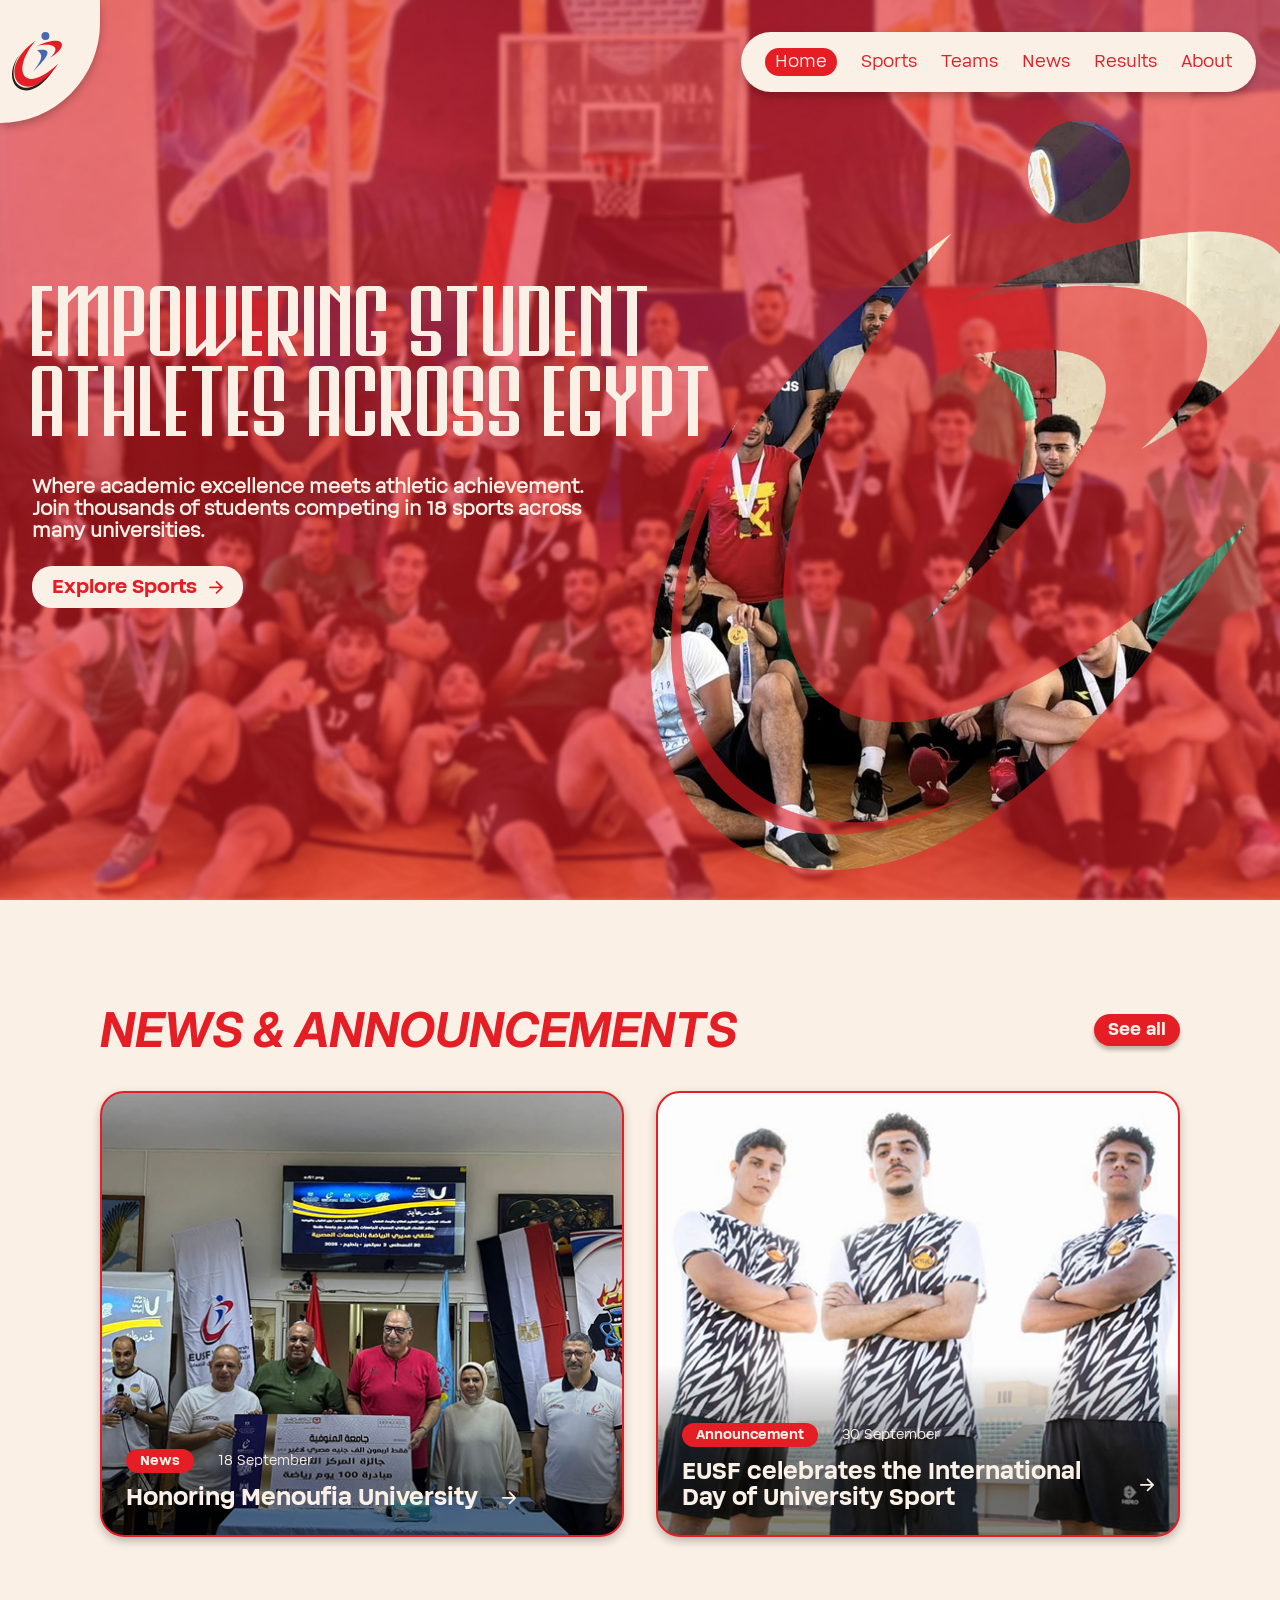
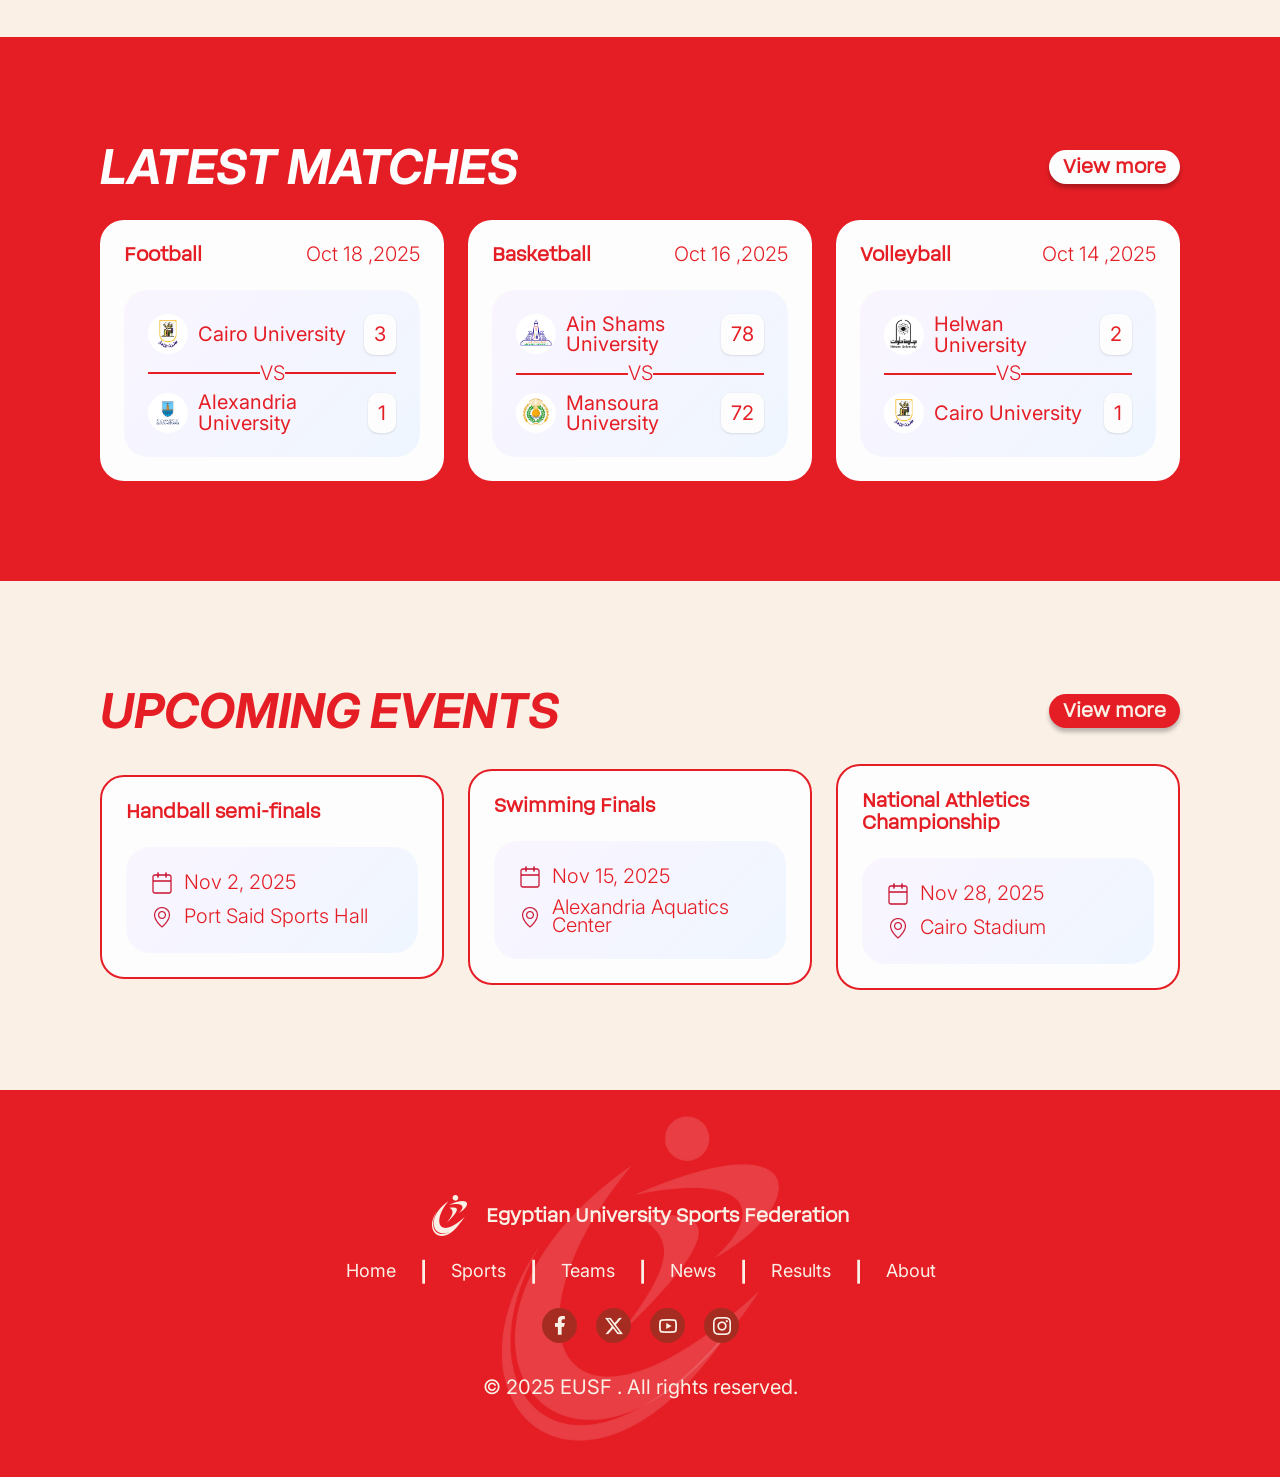
<file: index.html>
<!DOCTYPE html>
<html lang="en">
<head>
    <meta charset="UTF-8">
    <meta name="viewport" content="width=device-width, initial-scale=1.0">
    <title>EUSF - Home</title>
    <link rel="stylesheet" href="style.css">
    <link rel="preconnect" href="https://fonts.googleapis.com">
    <link rel="preconnect" href="https://fonts.gstatic.com" crossorigin>
    <link rel="icon" type="image/x-icon" href="/imgs/header-logo.svg">
    <link href="https://fonts.googleapis.com/css2?family=Inter:ital,opsz,wght@0,14..32,100..900;1,14..32,100..900&display=swap" rel="stylesheet">
</head>
<body>
    <!-- jana's code -->
    <header>
        <a class="header-logo" href="#">
            <img src="imgs/header-logo.svg" alt="logo">
        </a>
        <nav>
            <ul>
                <li><a id="header1" class="active" href="index.html">Home</a></li>
                <li><a id="header2" href="sports.html">Sports</a></li>
                <li><a id="header3" href="teams.html">Teams</a></li>
                <li><a id="header4" href="#">News</a></li>
                <li><a id="header5" href="#">Results</a></li>
                <li><a id="header6" href="#">About</a></li>
            </ul>
        </nav>
    </header>
        <!-- jana's code -->
    <main>
        <!-- jana's code -->
        <section class="home-hero">
            <div class="home-hero-content">
                <h1 id="heroMain"></h1>
                <h6 id="heroText"></h6>
                <li class="home-hero-button">
                    <a id="heroButton" href="#"></a>
                    <div class="home-hero-arrow"></div>
                </li>
            </div>
        </section>
        <section class="home-news">
            <div class="home-news-header">
                <h2 id="homeNews-header"></h2>
                <button id="homeNews-btn"></button>
            </div>
            <div class="home-news-cards">
                <div class="home-news-card">
                    <div class="home-news-ind-cont">
                        <div id="homeNews_indicator" class="home-news-indicator"></div>
                        <span id="homeNewscard1"></span>
                    </div>
                    <div class="home-news-title">
                        <h5 id="homeNewstitle"></h5>
                        <img src="imgs/hero-arrow-hover.svg" alt="">
                    </div>
                </div>
                <div class="home-news-card2">
                    <div class="home-news-ind-cont">
                        <div id="homeNews_indicator2" class="home-news-indicator"></div>
                        <span id="homeNewscard2"></span>
                    </div>
                    <div class="home-news-title">
                        <h5 id="homeNewstitle2"></h5>
                        <img src="imgs/hero-arrow-hover.svg" alt="">
                    </div>
                </div>
            </div>
        </section>
        <!-- jana's code -->
        <!-- samia's code -->
    <section class="LM_maindiv">
        <div class="LM_div2">
            <div class="LM_div3 ">
                <h2 class="LM_h2" id="LM.title"></h2>
                <div class="LM_button ">
                    <h6 class="LM_buttontext" id="lM.button"></h6>
                </div>
            </div>
            <div class="LM_div4 ">
                <div class="LM_card">
                    <div class="LM_carddiv1">
                        <h6 class="LM_buttontext" id="LM_cardtext1"></h6>
                        <h6 class="LM_datetext " id="LM_cardtext2"></h6>
                    </div>
                    <div class="LM_carddiv">
                        <div class="LM_carddiv1">
                            <div class="LM_carddiv2 ">
                                <img class="LM-logos " src="imgs/logo1 png.png" alt="">
                                <h6 class="LM_text" id="LM_cardtext3"></h6>
                            </div>
                            <div class="LM_scorebox">
                                <h6 class="LM_text" id="LM_cardtext4"></h6>
                            </div>
                        </div>
                        <div class="vsdiv">
                            <div class="vsline"></div>
                            <h6 class="LM_datetext" id="LM_cardtext5"></h6>
                            <div class="vsline"></div>
                        </div>
                        <div class="LM_carddiv1">
                            <div class="LM_carddiv2 ">
                                <img class="LM-logos " src="imgs/Logo2 png.png" alt="">
                                <h6 class="LM_text" id="LM_cardtext6"></h6>
                            </div>
                            <div class="LM_scorebox">
                                <h6 class="LM_text" id="LM_cardtext7"></h6>
                            </div>
                        </div>
                    </div>
                </div>
                <div class="LM_card">
                    <div class="LM_carddiv1">
                        <h6 class="LM_buttontext" id="LM_cardtext8"></h6>
                        <h6 class="LM_datetext " id="LM_cardtext9"></h6>
                    </div>
                    <div class="LM_carddiv">
                        <div class="LM_carddiv1">
                            <div class="LM_carddiv2 ">
                                <img class="LM-logos " src="imgs/Logo3 png.png" alt="">
                                <h6 class="LM_text" id="LM_cardtext10"></h6>
                            </div>
                            <div class="LM_scorebox">
                                <h6 class="LM_text" id="LM_cardtext11"></h6>
                            </div>
                        </div>
                        <div class="vsdiv">
                            <div class="vsline"></div>
                            <h6 class="LM_datetext" id="LM_cardtext12"></h6>
                            <div class="vsline"></div>
                        </div>
                        <div class="LM_carddiv1">
                            <div class="LM_carddiv2 ">
                                <img class="LM-logos " src="imgs/Logo4 png.png" alt="">
                                <h6 class="LM_text" id="LM_cardtext13"></h6>
                            </div>
                            <div class="LM_scorebox">
                                <h6 class="LM_text" id="LM_cardtext14"></h6>
                            </div>
                        </div>
                    </div>
                </div>
                <div class="LM_card">
                    <div class="LM_carddiv1">
                        <h6 class="LM_buttontext" id="LM_cardtext15"></h6>
                        <h6 class="LM_datetext " id="LM_cardtext16"></h6>
                    </div>
                    <div class="LM_carddiv">
                        <div class="LM_carddiv1">
                            <div class="LM_carddiv2 ">
                                <img class="LM-logos " src="imgs/Logo5 png.png" alt="">
                                <h6 class="LM_text" id="LM_cardtext17"></h6>
                            </div>
                            <div class="LM_scorebox">
                                <h6 class="LM_text" id="LM_cardtext18"></h6>
                            </div>
                        </div>
                        <div class="vsdiv">
                            <div class="vsline"></div>
                            <h6 class="LM_datetext" id="LM_cardtext19"></h6>
                            <div class="vsline"></div>
                        </div>
                        <div class="LM_carddiv1">
                            <div class="LM_carddiv2 ">
                                <img class="LM-logos " src="imgs/logo1 png.png" alt="">
                                <h6 class="LM_text" id="LM_cardtext20"></h6>
                            </div>
                            <div class="LM_scorebox">
                                <h6 class="LM_text" id="LM_cardtext21"></h6>
                            </div>
                        </div>
                    </div>
                </div>
            </div>
        </div>
    </section>
    <!-- samia 's code -->
    <!-- samia 's code -->
    <section class="UC_maindiv">
        <div class="LM_div2">
            <div class="LM_div3">
                <h2 class="UC_title " id="UC_text1"></h2>
                <div class="UC_button">
                    <h6 id="UC_text2"></h6>
                </div>
            </div>
            <div class="LM_div4">
                <div class="UC_card">
                    <h6 class="LM_buttontext" id="UC_text3"></h6>
                    <div class="LM_carddiv">
                        <div class="UC_carddiv2">
                            <img class="UCicon " src="imgs/Calender.png" alt="">
                            <h6 class="LM_datetext " id="UC_text4"></h6>
                        </div>
                        <div class="UC_carddiv2">
                            <img class="UCicon " src="imgs/location.png" alt="">
                            <h6 class="LM_datetext " id="UC_text5"></h6>
                        </div>
                    </div>
                </div>
                <div class="UC_card">
                    <h6 class="LM_buttontext" id="UC_text6"></h6>
                    <div class="LM_carddiv">
                        <div class="UC_carddiv2">
                            <img class="UCicon " src="imgs/Calender.png" alt="">
                            <h6 class="LM_datetext " id="UC_text7"></h6>
                        </div>
                        <div class="UC_carddiv2">
                            <img class="UCicon " src="imgs/location.png" alt="">
                            <h6 class="LM_datetext " id="UC_text8"></h6>
                        </div>
                    </div>
                </div>
                <div class="UC_card">
                    <h6 class="LM_buttontext" id="UC_text9"></h6>
                    <div class="LM_carddiv">
                        <div class="UC_carddiv2">
                            <img class="UCicon " src="imgs/Calender.png" alt="">
                            <h6 class="LM_datetext " id="UC_text10"></h6>
                        </div>
                        <div class="UC_carddiv2">
                            <img class="UCicon " src="imgs/location.png" alt="">
                            <h6 class="LM_datetext " id="UC_text11"></h6>
                        </div>
                    </div>
                </div>
            </div>
        </div>
    </section>
    <!-- samia 's code -->
    </main>

    <!-- samia's code -->
    <footer>
        <div class="footerdiv1">
            <div class="footerdiv2">
                <div class="footerdiv3">
                    <img class="footericon" src="imgs/whitelogo.png" alt="">
                    <h6 id="footertext1"></h6>
                </div>
                <div class="footerdiv4">
                    <nav>
                        <ul>
                            <a href="#" id="footernav1"></a>
                            <h6 id="footerdivider"></h6>
                            <a href="#" id="footernav2"></a>
                            <h6 id="footerdivider1"></h6>
                            <a href="teams.html" id="footernav3"></a>
                            <h6 id="footerdivider2"></h6>
                            <a href="#" id="footernav4"></a>
                            <h6 id="footerdivider3"></h6>
                            <a href="#" id="footernav5"></a>
                            <h6 id="footerdivider4"></h6>
                            <a href="#" id="footernav6"></a>
                        </ul>
                    </nav>
                </div>
                <div class="footerdiv3">
                    <div class="footercircle"> <img src="imgs/facebook.png" alt=""></div>
                    <div class="footercircle"> <img src="imgs/twitter.png" alt=""></div>
                    <div class="footercircle"> <img src="imgs/youtube.png" alt=""></div>
                    <div class="footercircle"> <img src="imgs/INSTAGRAM.png" alt=""></div>
                </div>
            </div>
            <h6 class="footernumber" id="copywrites1"></h6>
        </div>
    </footer>
    <!-- samia's code -->
    
    <script src="myScript.js"></script>
</body>
</html>
</file>
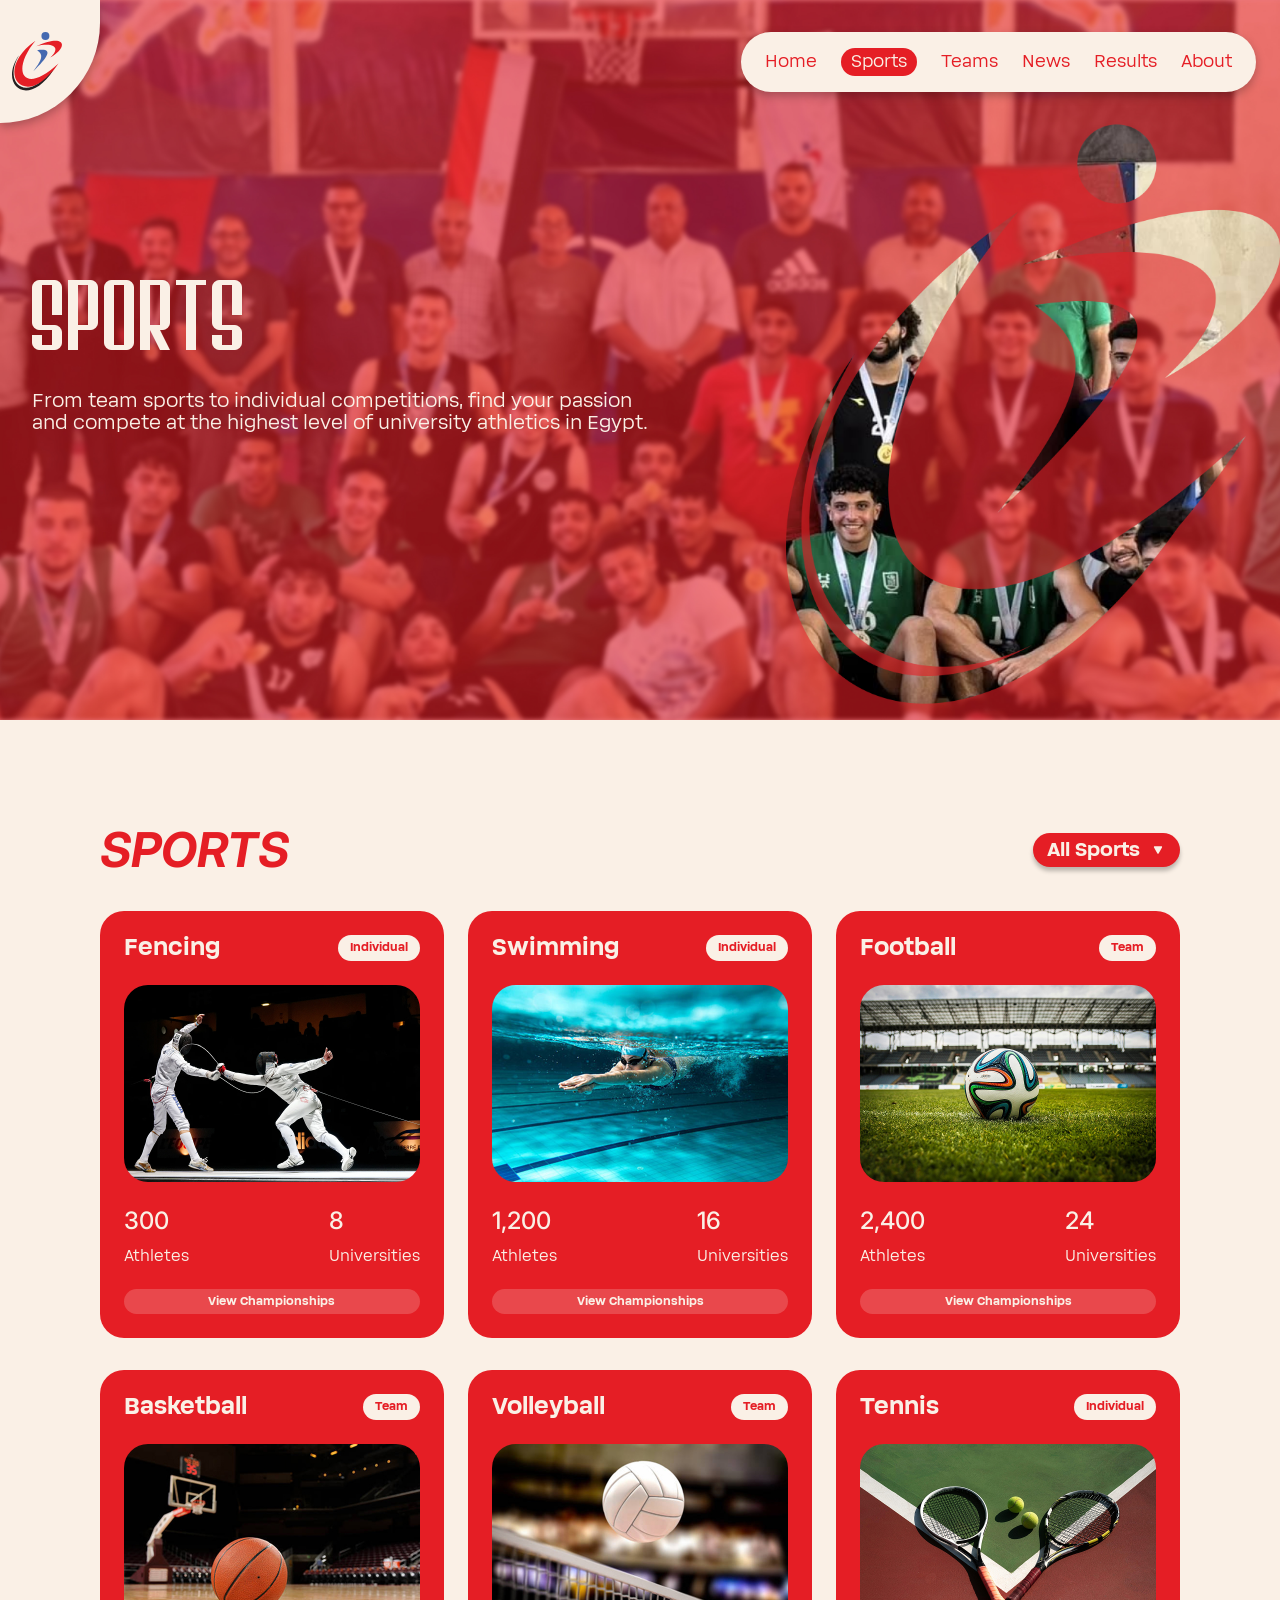
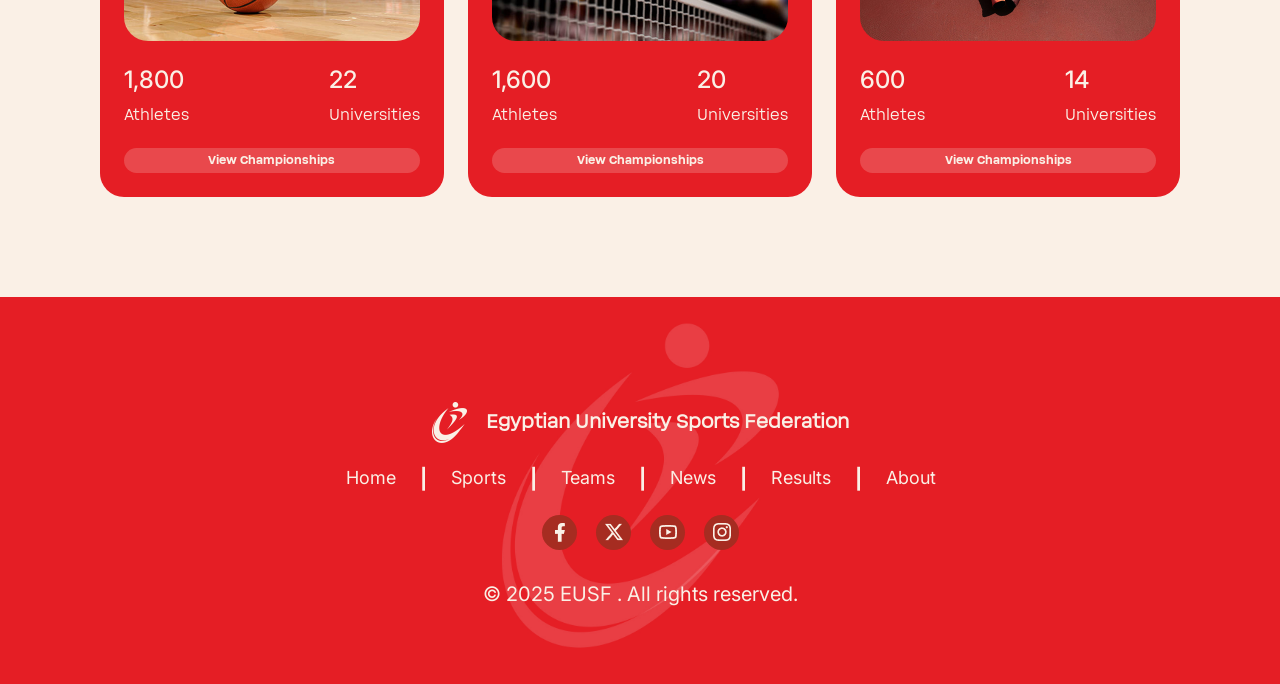
<file: sports.html>
<!DOCTYPE html>
<html lang="en">
<head>
    <meta charset="UTF-8">
    <meta name="viewport" content="width=device-width, initial-scale=1.0">
    <title>EUSF - Sports</title>
    <link rel="stylesheet" href="style.css">
    <link rel="preconnect" href="https://fonts.googleapis.com">
    <link rel="preconnect" href="https://fonts.gstatic.com" crossorigin>
    <link href="https://fonts.googleapis.com/css2?family=Inter:ital,opsz,wght@0,14..32,100..900;1,14..32,100..900&display=swap" rel="stylesheet">
</head>
<body>
    <!-- jana's code -->
     <header>
        <a class="header-logo" href="#">
            <img src="imgs/header-logo.svg" alt="logo">
        </a>
        <nav>
            <ul>
                <li><a id="header1" href="index.html"></a></li>
                <li><a id="header2" class="active" href="sports.html"></a></li>
                <li><a id="header3" href="teams.html"></a></li>
                <li><a id="header4" href="#"></a></li>
                <li><a id="header5" href="#"></a></li>
                <li><a id="header6" href="#"></a></li>
            </ul>
        </nav>
    </header>
    <!-- jana's code -->
    <!-- jana's code -->
    <main>
        <section class="sports-hero">
            <div class="sports-hero-content">
                <h1 id="sportsHeroMain"></h1>
                <h6 id="sportsHeroText"></h6>
            </div>
        </section>
        <section class="sports-sec1">
            <div class="sports-sec1-header">
                <h2 id="sportsSecHeader"></h2>
                <button class="sports-filter">
                    <h6 id="sportsFilter"></h6>
                    <img src="imgs/sports-arrow.svg" alt="">
                </button>
            </div>
            <div id="sportsRow1" class="sports-row"></div>
            <div id="sportsRow2" class="sports-row"></div>
        </section>
    </main>
    <!-- jana's code -->
    <!-- samia's code -->
    <footer>
        <div class="footerdiv1">
            <div class="footerdiv2">
                <div class="footerdiv3">
                    <img class="footericon" src="imgs/whitelogo.png" alt="">
                    <h6 id="footertext1"></h6>
                </div>
                <div class="footerdiv4">
                    <nav>
                        <ul>
                            <a href="#" id="footernav1"></a>
                            <h6 id="footerdivider"></h6>
                            <a href="#" id="footernav2"></a>
                            <h6 id="footerdivider1"></h6>
                            <a href="teams.html" id="footernav3"></a>
                            <h6 id="footerdivider2"></h6>
                            <a href="#" id="footernav4"></a>
                            <h6 id="footerdivider3"></h6>
                            <a href="#" id="footernav5"></a>
                            <h6 id="footerdivider4"></h6>
                            <a href="#" id="footernav6"></a>
                        </ul>
                    </nav>
                </div>
                <div class="footerdiv3">
                    <div class="footercircle"> <img src="imgs/facebook.png" alt=""></div>
                    <div class="footercircle"> <img src="imgs/twitter.png" alt=""></div>
                    <div class="footercircle"> <img src="imgs/youtube.png" alt=""></div>
                    <div class="footercircle"> <img src="imgs/INSTAGRAM.png" alt=""></div>
                </div>
            </div>
            <h6 class="footernumber" id="copywrites1"></h6>
        </div>
    </footer>
    <!-- samia's code -->
    <script src="sportscript.js"></script>
</body>
</html>
</file>
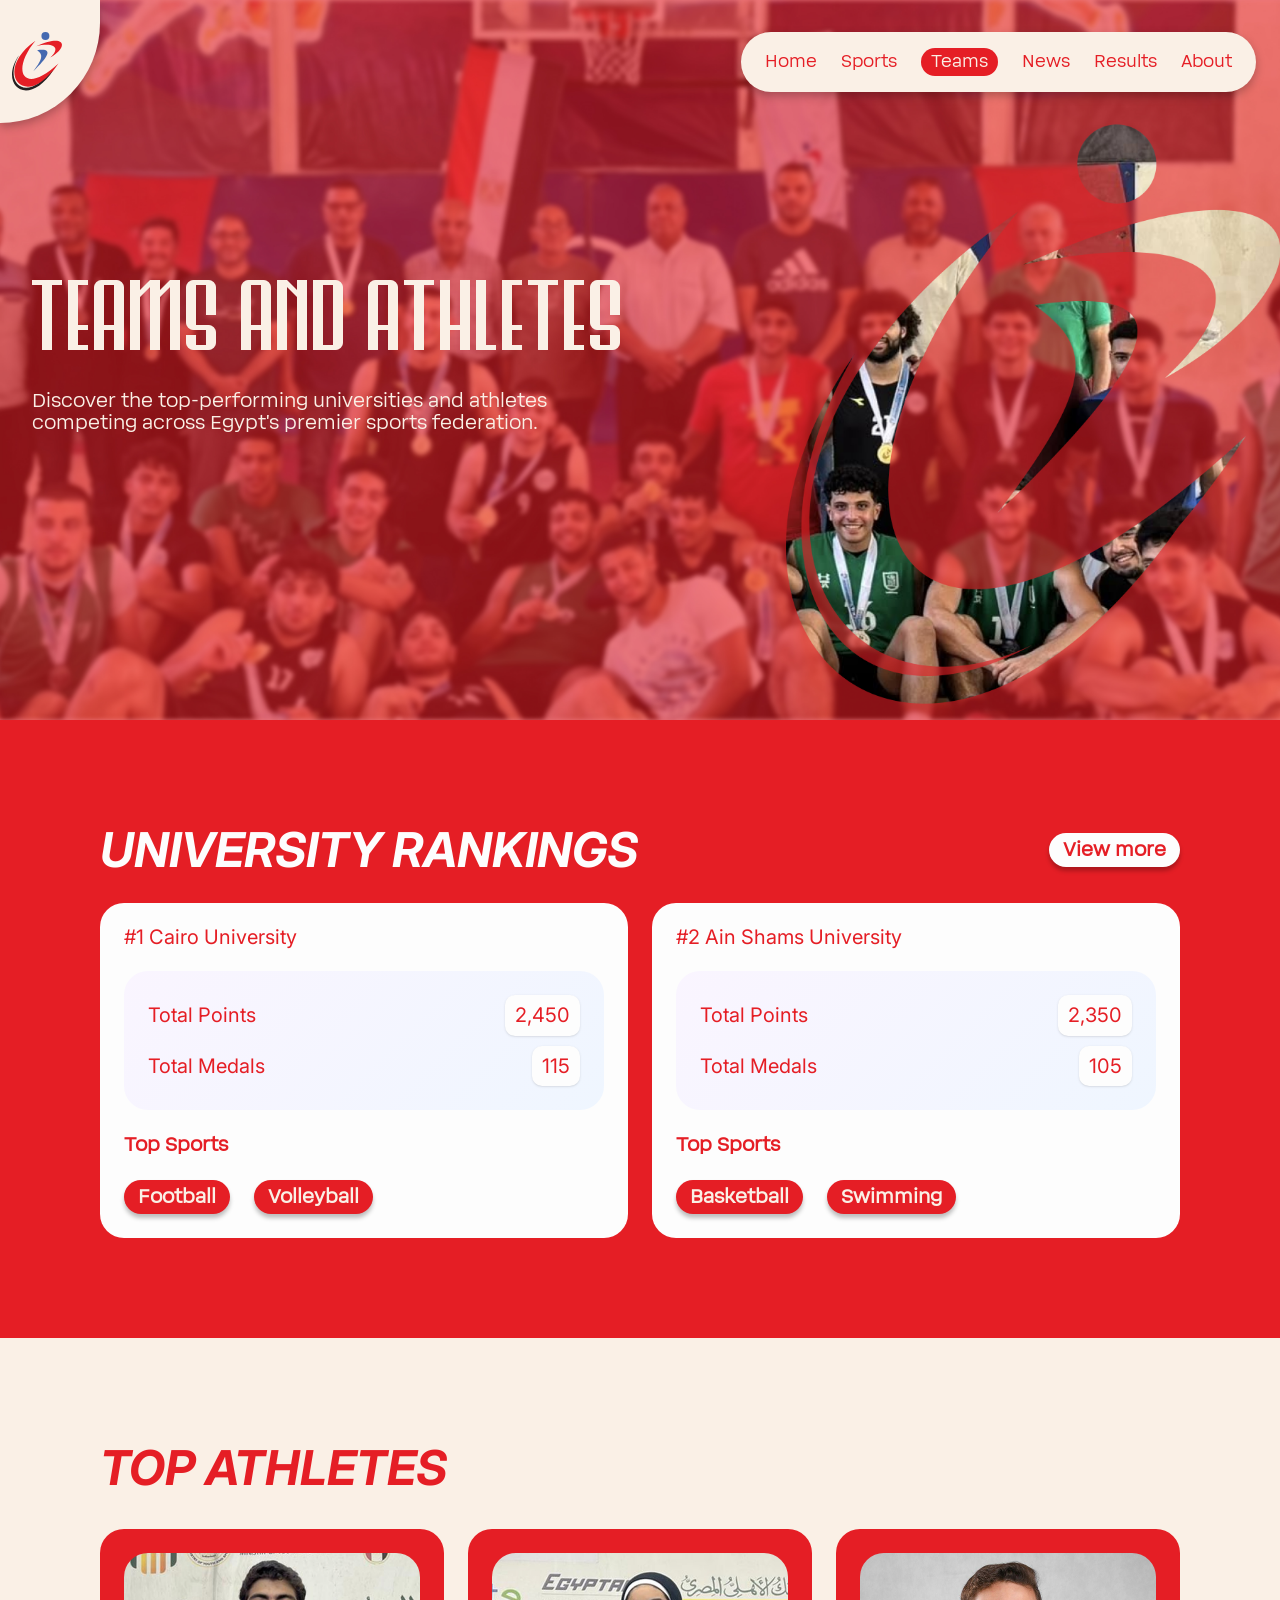
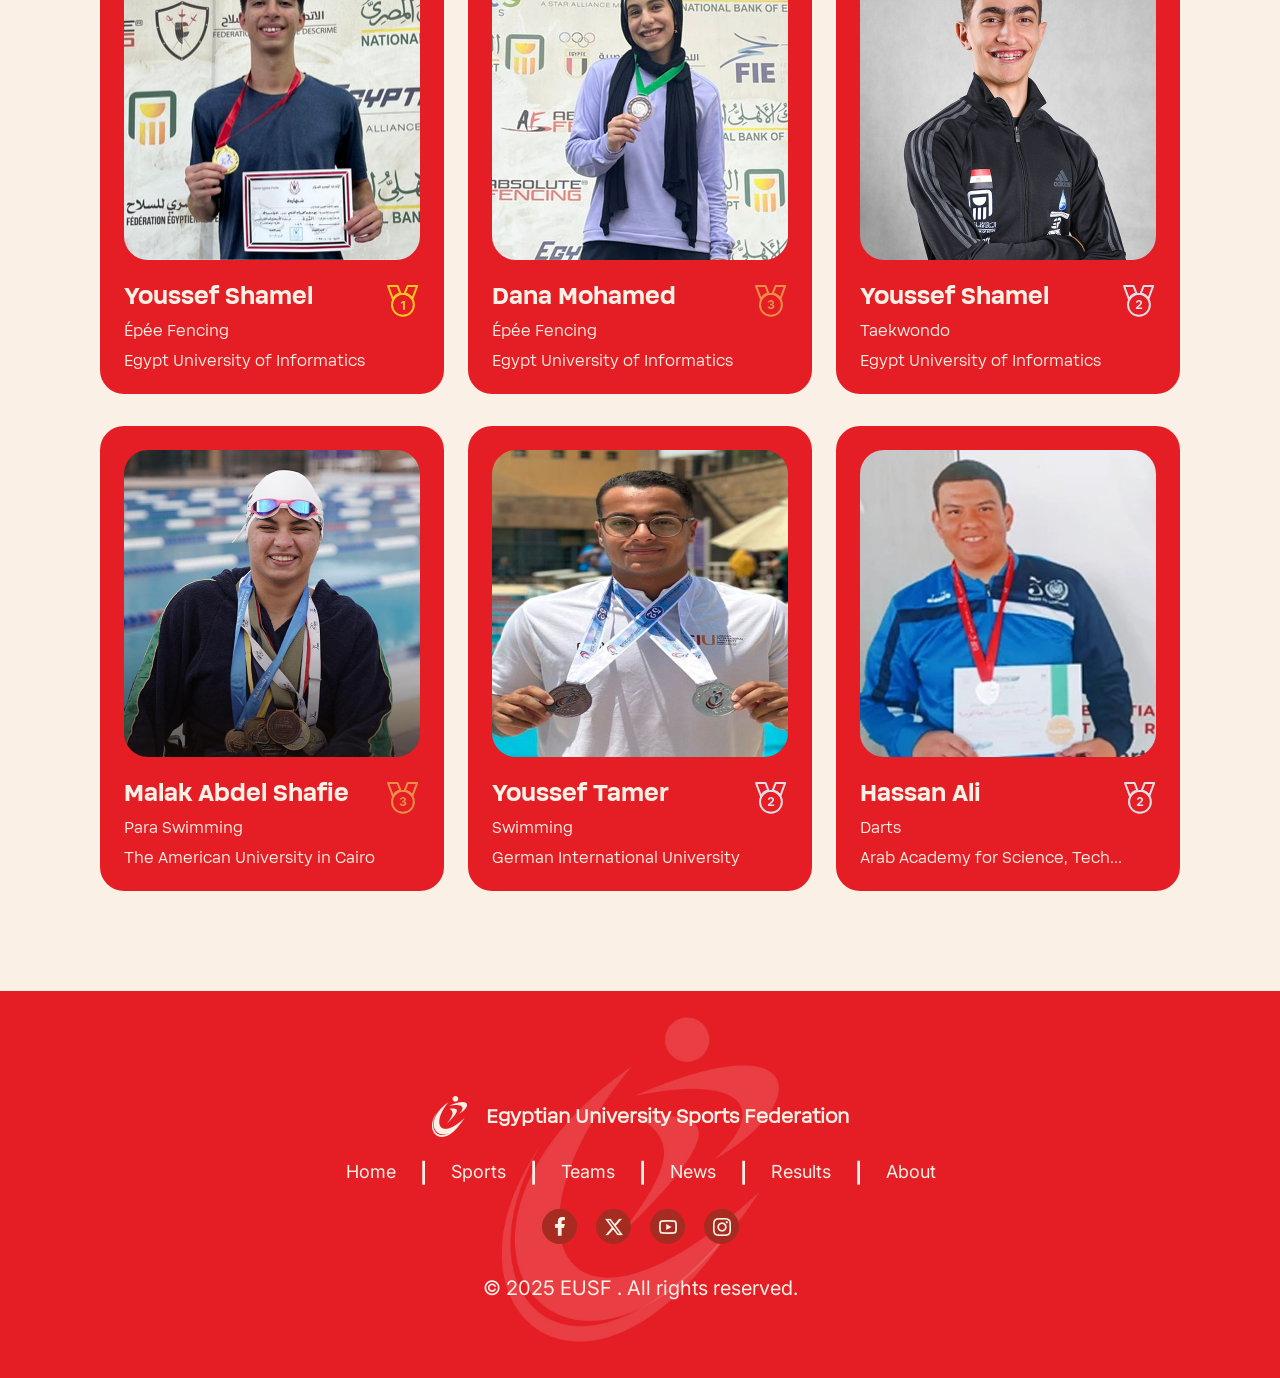
<file: teams.html>
<!DOCTYPE html>
<html lang="en">
<head>
    <meta charset="UTF-8">
    <meta name="viewport" content="width=device-width, initial-scale=1.0">
    <title>EUSF - Teams</title>
    <link rel="stylesheet" href="style.css">
    <link rel="preconnect" href="https://fonts.googleapis.com">
    <link rel="preconnect" href="https://fonts.gstatic.com" crossorigin>
    <link href="https://fonts.googleapis.com/css2?family=Inter:ital,opsz,wght@0,14..32,100..900;1,14..32,100..900&display=swap" rel="stylesheet">
</head>
<body>
    <!-- jana's code -->
    <header>
        <a class="header-logo" href="#">
            <img src="imgs/header-logo.svg" alt="logo">
        </a>
        <nav>
            <ul>
                <li><a id="header1" href="index.html"></a></li>
                <li><a id="header2" href="sports.html"></a></li>
                <li><a id="header3" class="active" href="teams.html"></a></li>
                <li><a id="header4" href="#"></a></li>
                <li><a id="header5" href="#"></a></li>
                <li><a id="header6" href="#"></a></li>
            </ul>
        </nav>
    </header>
    <main>
        <!-- jana's code -->
        <section class="teams-hero">
            <div class="teams-hero-content">
                <h1 id="teamsHeroMain"></h1>
                <h6 id="teamsHeroText"></h6>
            </div>
        </section>
        <!-- samia's code -->
        <section class="LM_maindiv">
            <div class="LM_div2">
                <div class="LM_div3 ">
                    <h2 class="LM_h2" id="Teamtext1"></h2>
                    <div class="LM_button">
                        <h6 class="LM_buttontext" id="Teamtext2"></h6>
                    </div>
                </div>
                <div class="LM_div4" id="rankingsrow">
                </div>
            </div>
        </section>
        <!-- samia's code -->
         <!-- jana's code -->
        <section class="teams-sec2">
            <h2 id="teamsSec2Header"></h2>
            <div id="athletesRow1" class="sports-row"></div>
            <div id="athletesRow2" class="sports-row"></div>
        </section>
    </main>
    <!-- jana's code -->
     <!-- samia's code -->
    <footer>
        <div class="footerdiv1">
            <div class="footerdiv2">
                <div class="footerdiv3">
                    <img class="footericon" src="imgs/whitelogo.png" alt="">
                    <h6 id="footertext1"></h6>
                </div>
                <div class="footerdiv4">
                    <nav>
                        <ul>
                            <a href="#" id="footernav1"></a>
                            <h6 id="footerdivider"></h6>
                            <a href="#" id="footernav2"></a>
                            <h6 id="footerdivider1"></h6>
                            <a href="teams.html" id="footernav3"></a>
                            <h6 id="footerdivider2"></h6>
                            <a href="#" id="footernav4"></a>
                            <h6 id="footerdivider3"></h6>
                            <a href="#" id="footernav5"></a>
                            <h6 id="footerdivider4"></h6>
                            <a href="#" id="footernav6"></a>
                        </ul>
                    </nav>
                </div>
                <div class="footerdiv3">
                    <div class="footercircle"> <img src="imgs/facebook.png" alt=""></div>
                    <div class="footercircle"> <img src="imgs/twitter.png" alt=""></div>
                    <div class="footercircle"> <img src="imgs/youtube.png" alt=""></div>
                    <div class="footercircle"> <img src="imgs/INSTAGRAM.png" alt=""></div>
                </div>
            </div>
            <h6 class="footernumber" id="copywrites1"></h6>
        </div>
    </footer>
    <!-- samia's code -->
    <script src="teamscript.js"></script>
</body>
</html>
</file>
<file: style.css>
:root {
    --main_red_color: #E51E25;
    --main_white_color: #FAF0E6;
    --main_black_color: #231F20;
    --main_shadow: rgba(0, 0, 0, 0.25);
    --main_darkred_color: #A62C21;
    --main_card_white_color: #FDFDFD;
    --main_card_gradient_color: linear-gradient(135deg, #FAF5FF 0%, #EFF6FF 100%);
    --sport_btn_bg: rgba(250, 240, 230, 0.20);
}

* {
    margin: 0;
    box-sizing: border-box;
    padding: 0;
}

body {
    margin: 0 auto;
    background-color: var(--main_white_color);
    position: relative;
}

a {
    text-decoration: none;
}

li {
    list-style: none;
}

button {
    border: none;
    cursor: pointer;
}

/* text styles */

@font-face {
    font-family: "talero";
    src: url(fonts/TALERO\ v1.otf);
}

@font-face {
    font-family: "soliden-regular";
    src: url(fonts/SolidenTrial-Regular.ttf);
}

@font-face {
    font-family: "soliden-bold";
    src: url(fonts/SolidenTrial-Bold.ttf);
}

h1 {
    font-family: "talero", sans-serif;
    font-size: 80px;
    color: var(--main_white_color);
    font-weight: 500;
    text-transform: uppercase;
}

h2 {
    font-size: 48px;
    font-family: "Inter";
    font-style: italic;
    font-weight: 800px;
    text-transform: uppercase;
}

h5 {
    font-size: 24px;
}

h6 {
    font-size: 20px;
    color: var(--main_white_color);
}

/* text styles */


/* header start */

header {
    position: fixed;
    display: flex;
    flex-direction: row;
    align-items: center;
    justify-content: space-between;
    width: 100%;
}

.header-logo {
    background-color: var(--main_white_color);
    box-shadow: 0 4px 10px 0 var(--main_shadow);
    border-radius: 0 0 400px 0;
    padding: 10px 24px 10px 12px;
    width: 100px;
    height: 123px;
    display: flex;
    align-items: center;
}

header nav {
    background-color: var(--main_white_color);
    box-shadow: 0 4px 10px 0 var(--main_shadow);
    border-radius: 100px;
    height: 60px;
    padding: 20px 24px;
    margin-right: 24px;
}

.active {
    color: var(--main_white_color);
    background-color: var(--main_red_color);
    padding: 4px 10px;
    border-radius: 20px;
}

header a {
    font-family: "soliden-regular";
    font-size: 18px;
    color: var(--main_red_color);
}

header ul {
    display: flex;
    gap: 24px;
}

/* header end */

/* home page start */

/* hero start */

.home-hero {
    background-image: url("imgs/hero-img.jpg");
    background-repeat: no-repeat;
    background-position: center;
    background-size: cover;
    height: 100vh;
    width: 100%;
    display: flex;
    align-items: center;
    padding-left: 32px;
}

.home-hero h6 {
    font-family: "soliden-regular";
    font-weight: 400px;
}

.home-hero-content {
    display: flex;
    flex-direction: column;
    gap: 24px;
    align-items: flex-start;
}

#heroText {
    max-width: 560px;
}

.home-hero-button {
    display: flex;
    align-items: center;
    border-radius: 20px;
    background-color: var(--main_white_color);
    gap: 12px;
    padding: 10px 20px;
    transition: all 0.3s ease;
}

.home-hero-button a {
    font-family: "soliden-bold";
    font-size: 20px;
    font-weight: 700;
    color: var(--main_red_color);
    transition: all 0.3s ease;
}

.home-hero-button:hover {
    background-color: var(--main_red_color);
}

.home-hero-button:hover a {
    color: var(--main_white_color);
}

.home-hero-arrow {
    background-repeat: no-repeat;
    background-position: center;
    background-size: contain;
    width: 14px;
    height: 22px;
    background-image: url("imgs/hero-arrow.svg");
    transition: all 0.3s ease;
}

.home-hero-button:hover .home-hero-arrow {
    background-image: url("imgs/hero-arrow-hover.svg");
}
/* hero end */

/* home-news start */

.home-news {
    display: flex;
    flex-direction: column;
    align-items: flex-start;
    width: 100%;
    padding: 100px 100px;
}

.home-news h2 {
    color: var(--main_red_color);
}

.home-news h5 {
    color: var(--main_white_color);
    font-family: "soliden-bold";
    font-weight: 500;
}

.home-news-header {
    box-sizing: border-box;
    display: flex;
    width: 100%;
    justify-content: space-between;
    align-items: center;
    padding-bottom: 32px;
}

.home-news button {
    padding: 6px 14px;
    border-radius: 24px;
    color: var(--main_white_color);
    font-family: "soliden-bold";
    font-size: 18px;
    font-weight: 700;
    background-color: var(--main_red_color);
    box-shadow: 0 4px 4px 0 rgba(0, 0, 0, 0.25);
    transition: all 0.2s ease;
}

.home-news button:hover {
    box-shadow: none;
}

.home-news-cards {
    display: flex;
    justify-content: space-between;
    width: 100%;
    gap: 32px;
}

.home-news-card {
    background-image: url(imgs/home-news1.png);
    background-position: center;
    background-repeat: no-repeat;
    background-size: cover;
    width: 50%;
    height: 446px;
    display: flex;
    flex-direction: column;
    align-items: flex-start;
    justify-content: flex-end;
    padding: 24px;
    border-radius: 24px;
    border: 2px solid var(--main_red_color);
    box-shadow: 0 4px 10px 0 rgba(0, 0, 0, 0.25); 
}

.home-news-card2 {
    background-image: url(imgs/home-news2.png);
    background-position: center;
    background-repeat: no-repeat;
    background-size: cover;
    width: 50%;
    height: 446px;
    display: flex;
    flex-direction: column;
    align-items: flex-start;
    justify-content: flex-end;
    padding: 24px;
    border-radius: 24px;
    border: 2px solid var(--main_red_color);
    box-shadow: 0 4px 10px 0 rgba(0, 0, 0, 0.25); 
}

.home-news img {
    width: 14px;
}

.home-news-ind-cont {
    display: flex;
    gap: 24px;
    max-height: 24px;
    align-items: center;
    margin-bottom: 12px;
}

.home-news-indicator {
    max-width: fit-content;
    padding: 4px 14px;
    border-radius: 24px;
    background-color: var(--main_red_color);
    color: var(--main_white_color);
    font-size: 14px;
    font-family: "soliden-bold";
    font-weight: 600;
}

.home-news span {
    font-family: "soliden-regular";
    font-size: 14px;
    color: var(--main_white_color);
}

.home-news-title {
    display: flex;
    gap: 24px;
}

/* home-news end */

/* Latest Matches start */

.LM_maindiv {
    display: flex;
    width: 100%;
    padding: 100px;
    justify-content: center;
    align-items: center;
    background-color: var(--main_red_color);
}

.LM_div2 {
    display: flex;
    flex-direction: column;
    align-items: flex-start;
    gap: 24px;
    width: 100%;
}

.LM_div3 {
    display: flex;
    justify-content: space-between;
    align-items: center;
    flex-direction: row;
    width: 100%;
}

.LM_h2 {
    font-size: 48px;
    font-family: "Inter";
    font-style: italic;
    font-weight: 800px;
    color: var(--main_card_white_color);
}

.LM_button {
    display: flex;
    padding: 6px 14px;
    justify-content: center;
    align-items: center;
    border-radius: 24px;
    box-shadow: 0 4px 4px 0 rgba(0, 0, 0, 0.25);
    background-color: var(--main_card_white_color);
}

.LM_buttontext {
    color: var(--main_red_color);
    font-weight: 600;
    font-family: "soliden-regular";
}

.LM_div4 {
    display: flex;
    justify-content: center;
    align-items: center;
    gap: 24px;
    flex-direction: row;
    width: 100%;
}

.LM_card {
    display: flex;
    padding: 24px;
    flex-direction: column;
    align-items: flex-start;
    gap: 24px;
    border-radius: 24px;
    background-color: var(--main_card_white_color);
    width: 100%;
}

.LM_carddiv {
    display: flex;
    padding: 24px;
    flex-direction: column;
    align-items: flex-start;
    gap: 10px;
    border-radius: 24px;
    background: var(--main_card_gradient_color);
    width: 100%;
}

.LM_carddiv1 {
    display: flex;
    justify-content: space-between;
    align-items: center;
    flex-direction: row;
    width: 100%;
}

.LM_datetext {
    color: var(--main_red_color);
    font-family: "Inter";
    font-size: 20px;
    font-weight: 300;
    line-height: 17.833px;
}

.LM_carddiv2 {
    display: flex;
    align-items: center;
    flex-direction: row;
    gap: 10px;
}

.LM-logos {
    width: 40px;
    height: 40px;
}

.LM_text {
    color: var(--main_red_color);
    font-family: "Inter";
    font-size: 20px;
    font-weight: 400;
    line-height: 20.346px;
}

.LM_scorebox {
    padding: 10px;
    flex-direction: column;
    justify-content: center;
    align-items: center;
    display: flex;
    box-shadow: 0 0.848px 2.543px 0 rgba(0, 0, 0, 0.10), 0 0.848px 1.696px -0.848px rgba(0, 0, 0, 0.10);
    background-color: var(--main_card_white_color);
    border-radius: 10px;
}

.vsdiv {
    display: flex;
    justify-content: center;
    align-items: center;
    flex-direction: row;
    width: 100%;
}

.vsline {
    height: 2px;
    width: 100%;
    background-color: var(--main_red_color);
}


/* Latest Matches end*/


/* Upcoming events start*/

.UC_maindiv {
    display: flex;
    padding: 100px;
    flex-direction: column;
}

.UC_button {
    display: flex;
    font-family: "soliden-regular";
    padding: 6px 14px;
    justify-content: center;
    align-items: center;
    box-shadow: 0 4px 4px 0 rgba(0, 0, 0, 0.25);
    border-radius: 24px;
    background-color: var(--main_red_color);
}

.UC_title {
    color: var(--main_red_color);
}

.UC_card {
    display: flex;
    padding: 24px;
    flex-direction: column;
    gap: 24px;
    border-radius: 24px;
    border: 2px solid #E51E25;
    background-color: var(--main_card_white_color);
    width: 100%;
}

.UCicon {
    width: 24px;
    height: 24px;
}

.UC_carddiv2 {
    display: flex;
    align-items: center;
    flex-direction: row;
    gap: 10px;
}

.Teams_sports_container {
    display: flex;
    flex-direction: row;
    align-items: center;
    gap: 24px;
    width: 100%;
}

.teams_button_white_text {
    color: var(--main_white_color);
    font-weight: 600;
    font-family: "soliden-regular";
}


/* Upcoming events end*/

/* home page end */

/* sports page start */

/* sports hero */

.sports-hero {
    background-image: url("imgs/sports-hero-img.jpg");
    background-repeat: no-repeat;
    background-position: center;
    background-size: cover;
    height: 80vh;
    width: 100%;
    display: flex;
    align-items: center;
    padding-left: 32px;
}

.sports-hero-content {
    display: flex;
    flex-direction: column;
    gap: 24px;
    align-items: flex-start;
}
.sports-hero-content h6 {
    font-family: "soliden-regular";
    color: var(--main_white_color);
    font-weight: 400;
}

#sportsHeroText {
    max-width: 624px;
}

/* sports hero */

/* sports sec1 */

.sports-sec1 {
    padding: 100px;
    display: flex;
    flex-direction: column;
    gap: 32px;
}

.sports-sec1-header {
    display: flex;
    width: 100%;
    justify-content: space-between;
    align-items: center;
}

.sports-sec1 h2 {
    color: var(--main_red_color);
}

.sports-filter {
    display: flex;
    border-radius: 24px;
    box-shadow: 0 4px 4px 0 rgba(0, 0, 0, 0.25);
    padding: 6px 14px;
    gap: 10px;
    align-items: center;
    background-color: var(--main_red_color);
}

.sports-filter h6 {
    font-family: "soliden-bold";
    font-weight: 700;
}

.sports-row {
    display: flex;
    justify-content: space-between;
    width: 100%;
}

.sport {
    border-radius: 24px;
    padding: 24px;
    background-color: var(--main_red_color);
    display: flex;
    flex-direction: column;
    gap: 24px;
    width: 31.85%;
}

.sport-header {
    display: flex;
    justify-content: space-between;
    width: 100%;
}

.sport-header h5 {
    color: var(--main_white_color);
    font-family: "soliden-bold";
}

.sport-indicator {
    background-color: var(--main_white_color);
    color: var(--main_red_color);
    font-size: 12px;
    font-family: "soliden-bold";
    padding: 6px 12px;
    border-radius: 24px;
}

.sport img {
    border-radius: 24px;
    width: 100%;
}

.sport-digits {
    display: flex;
    justify-content: space-between;
    width: 100%;
}

.sport-digits-content {
    display: flex;
    flex-direction: column;
    gap: 12px;
}

.sport-digits-content h5 {
    font-family: "Inter";
    font-weight: 500;
    color: var(--main_white_color);
}

.sport-digits-content span {
    font-size: 16px;
    font-family: "soliden-regular";
    font-weight: 400;
    color: var(--main_white_color);
}

.sport-btn {
    background-color: var(--sport_btn_bg);
    color: var(--main_white_color);
    font-size: 12px;
    font-family: "soliden-bold";
    font-weight: 700;
    width: 100%;
    padding: 6px 12px;
    border-radius: 24px;
    transition: all 0.3s ease;
}

.sport-btn:hover {
    background-color: var(--main_white_color);
    color: var(--main_red_color);
}

/* sports sec1 */

/* sports page end */


/* teams page start */

/* teams hero */

.teams-hero {
    background-image: url("imgs/sports-hero-img.jpg");
    background-repeat: no-repeat;
    background-position: center;
    background-size: cover;
    height: 80vh;
    width: 100%;
    display: flex;
    align-items: center;
    padding-left: 32px;
}

.teams-hero-content {
    display: flex;
    flex-direction: column;
    gap: 24px;
    align-items: flex-start;
}
.teams-hero-content h6 {
    font-family: "soliden-regular";
    color: var(--main_white_color);
    font-weight: 400;
}

#teamsHeroText {
    max-width: 624px;
}

/* teams hero */

/* teams sec2 */

.teams-sec2 {
    padding: 100px;
    display: flex;
    flex-direction: column;
    gap: 32px;
}

.teams-sec2 h2 {
    color: var(--main_red_color);
}

.athlete {
    border-radius: 24px;
    padding: 24px;
    background-color: var(--main_red_color);
    display: flex;
    flex-direction: column;
    gap: 24px;
    width: 31.85%;
}

.athlete h5 {
    font-family: "soliden-bold";
    color: var(--main_white_color);
}

.athlete span {
    font-size: 16px;
    font-weight: 400;
    text-wrap: nowrap;
    font-family: "soliden-regular";
    color: var(--main_white_color);
}

.athlete-img {
    border-radius: 24px;
    width: 100%;
}

.athlete-content {
    display: flex;
    width: 100%;
    justify-content: space-between;
    align-items: flex-start;
}


.athlete-content img {
    width: 35px;
    height: 35px;
}

.athlete-details {
    display: flex;
    flex-direction: column;
    gap: 12px;
    align-items: flex-start;
}

/* teams sec2 */


/* teams page end */


/* footer start */

footer {
    width: 100%;
    padding: 105px 283px 78px 284px;
    display: flex;
    justify-content: center;
    align-items: center;
    flex-direction: column;
    position: relative;
    background-image: url(imgs/Footerbg.jpg);
    background-position: center;
    background-repeat: no-repeat;
    background-size: cover;
}

#footertext1 {
    font-family: "soliden-regular";
}

.footerdiv1 {
    display: flex;
    flex-direction: column;
    align-items: center;
    gap: 32px;
}

.footerdiv2 {
    display: flex;
    flex-direction: column;
    align-items: center;
    gap: 24px;
}

.footerdiv3 {
    display: flex;
    align-items: center;
    gap: 19px;
}

.footericon {
    width: 35px;
    height: 40.935px;
}

.footerdiv4 {
    display: flex;
    justify-content: center;
    align-items: center;
    gap: 24px;
}

footer nav {
    display: flex;
    flex-direction: column;
    align-items: flex-start;
    color: var(--main_white_color);
    font-family: "inter";
    font-size: 18px;
    font-style: normal;
    font-weight: 400;
    line-height: normal;
    justify-content: center;
    align-items: center;
}

footer ul {
    display: flex;
    list-style-type: none;
    flex-direction: row;
    gap: 24px;
}

footer a {
    text-decoration: none;
    color: var(--main_white_color);
    padding: 0;
    margin: 0;
}

.footercircle {
    width: 35px;
    height: 35px;
    border-radius: 35px;
    display: flex;
    justify-content: center;
    align-items: center;
    background-color: var(--main_darkred_color);
}

.footercircle:hover {
    background-color: var(--main_red_color);
}

.footernumber {
    font-size: 20px;
    font-family: "inter";
    color: var(--main_white_color);
    font-weight: 400;
}


/* footer end */
</file>
